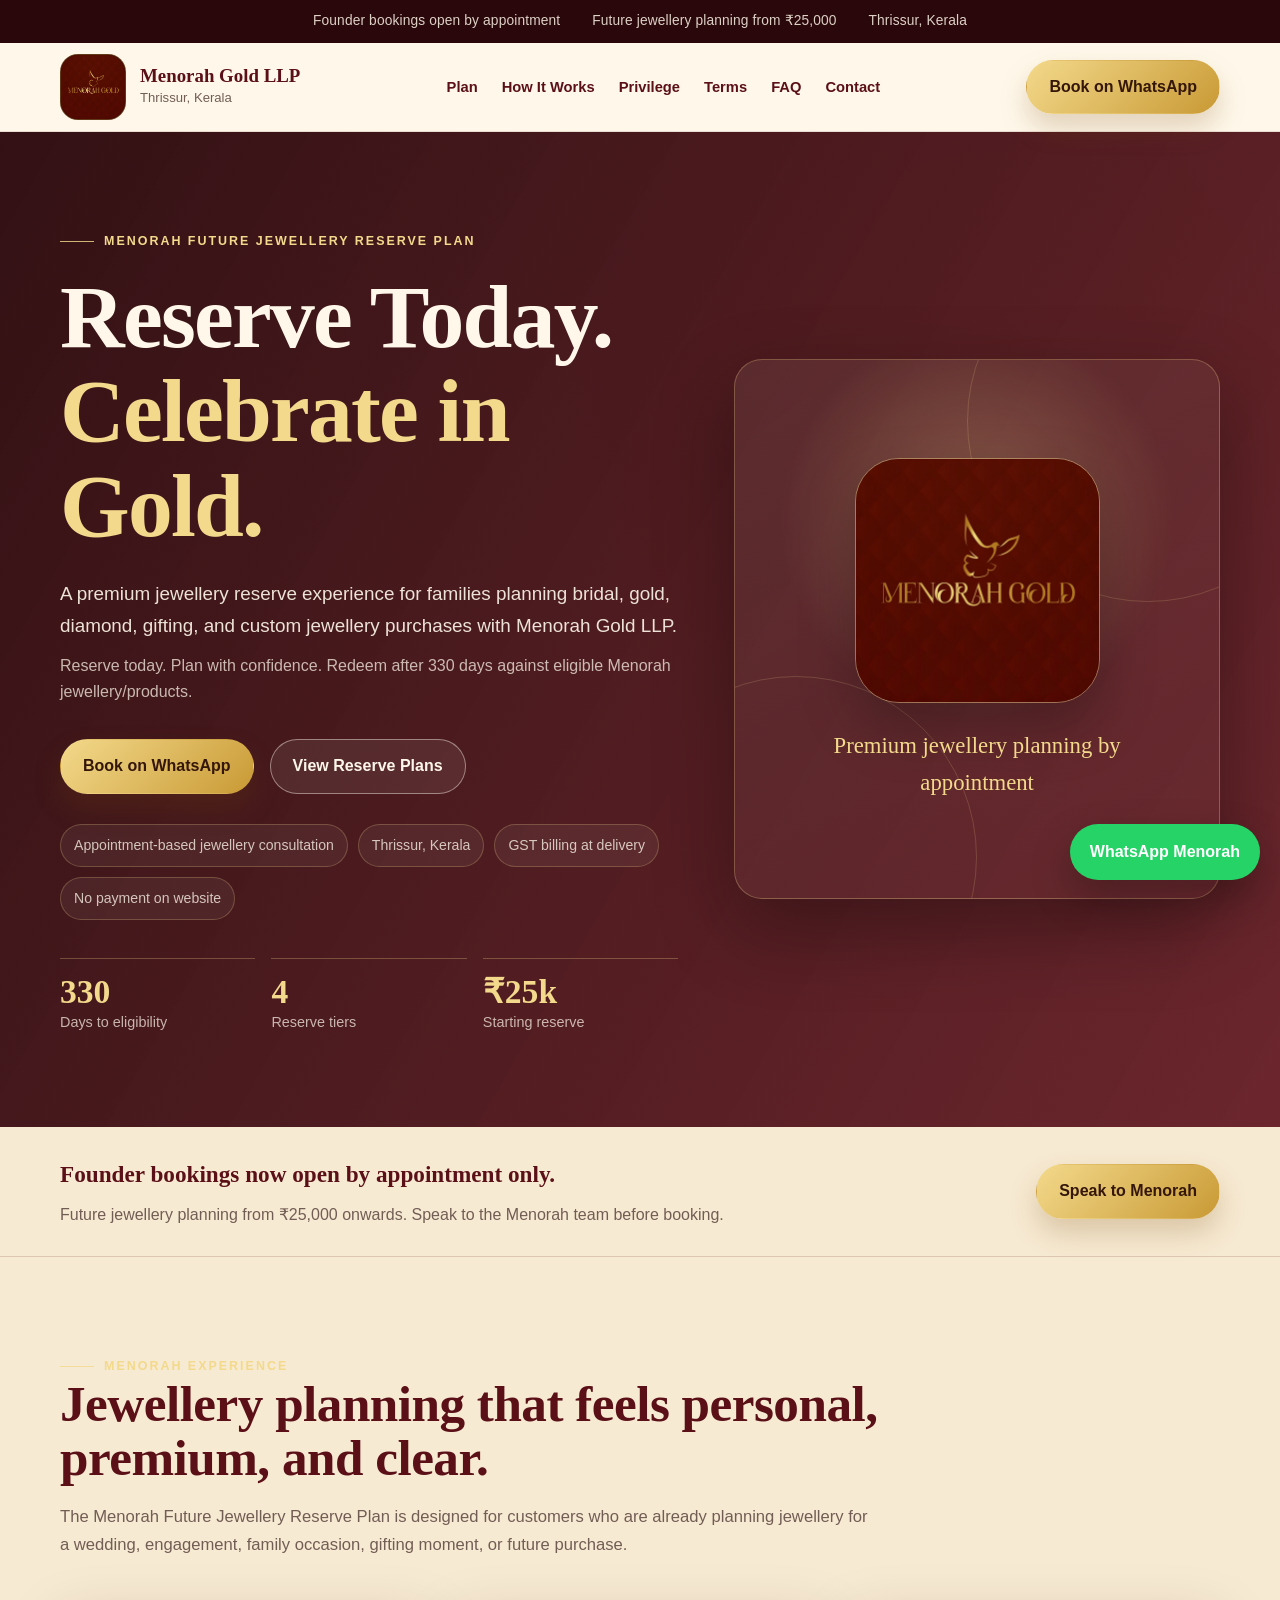
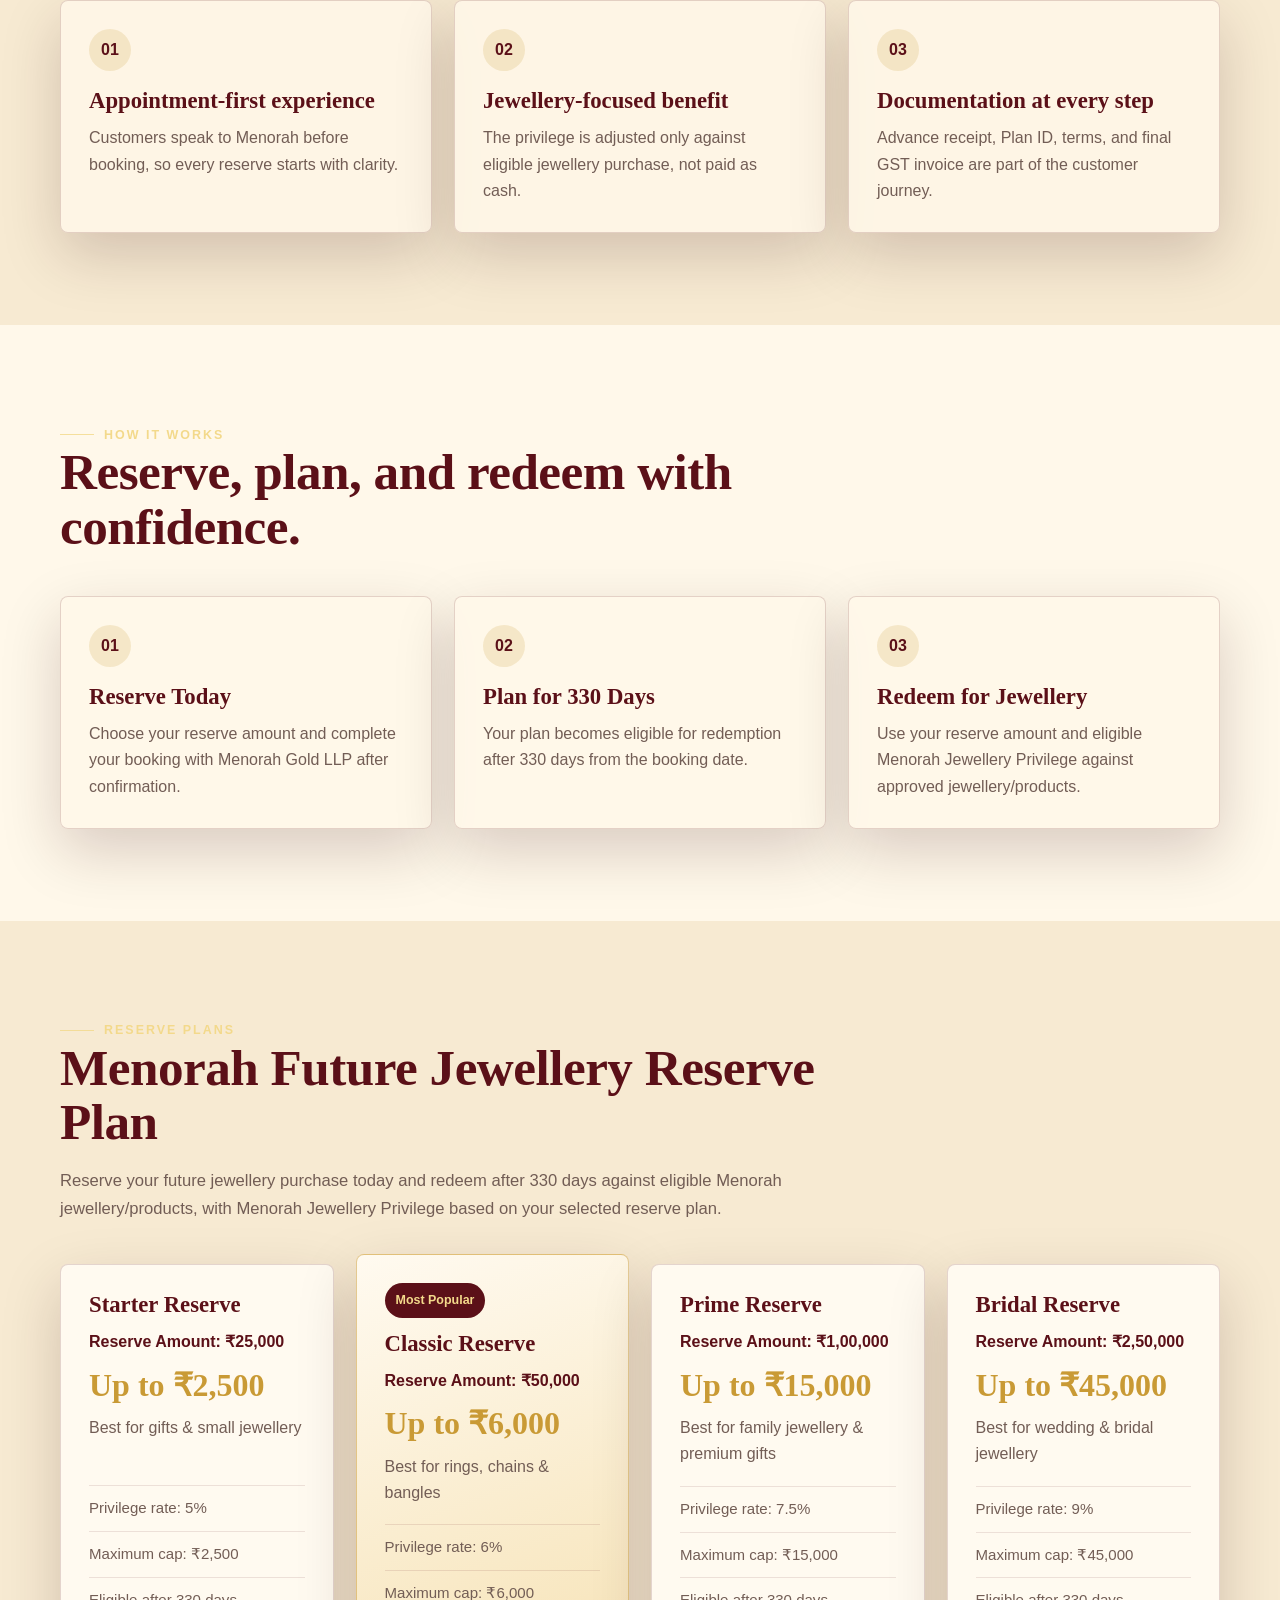
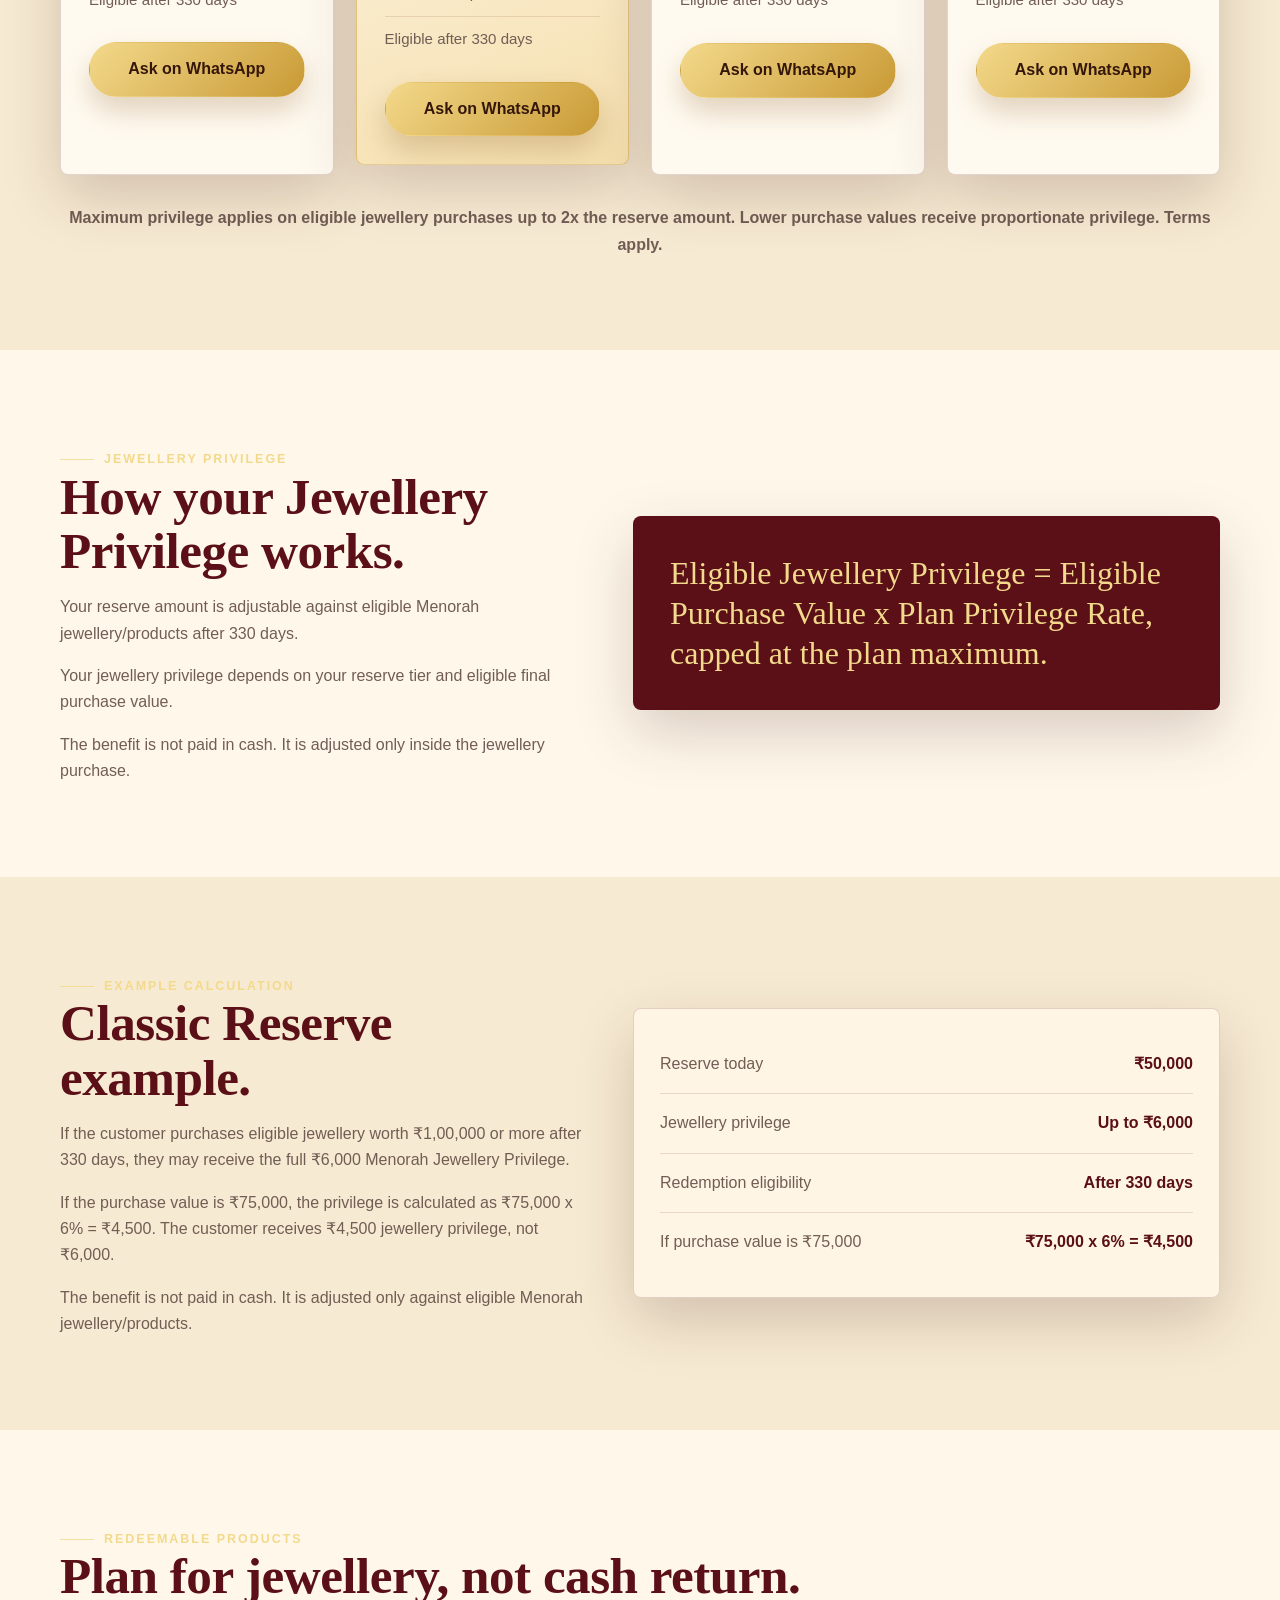
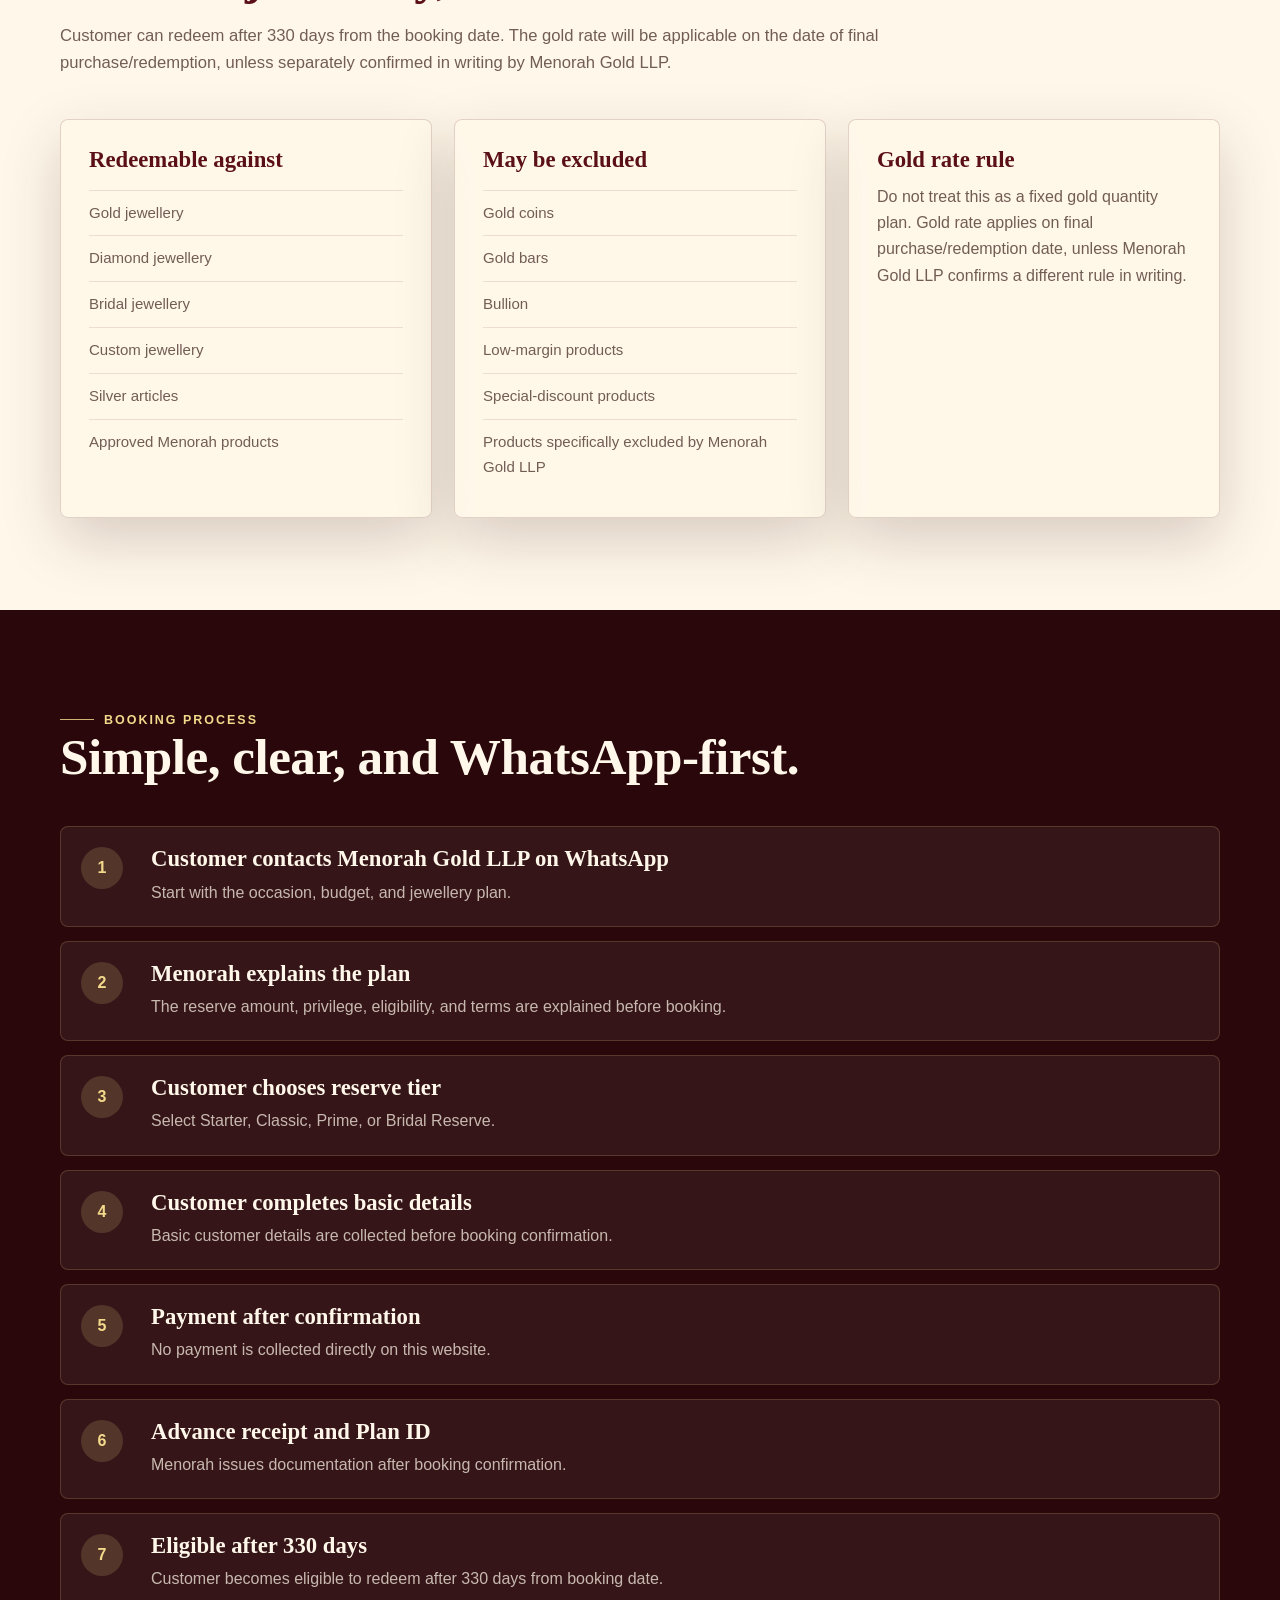
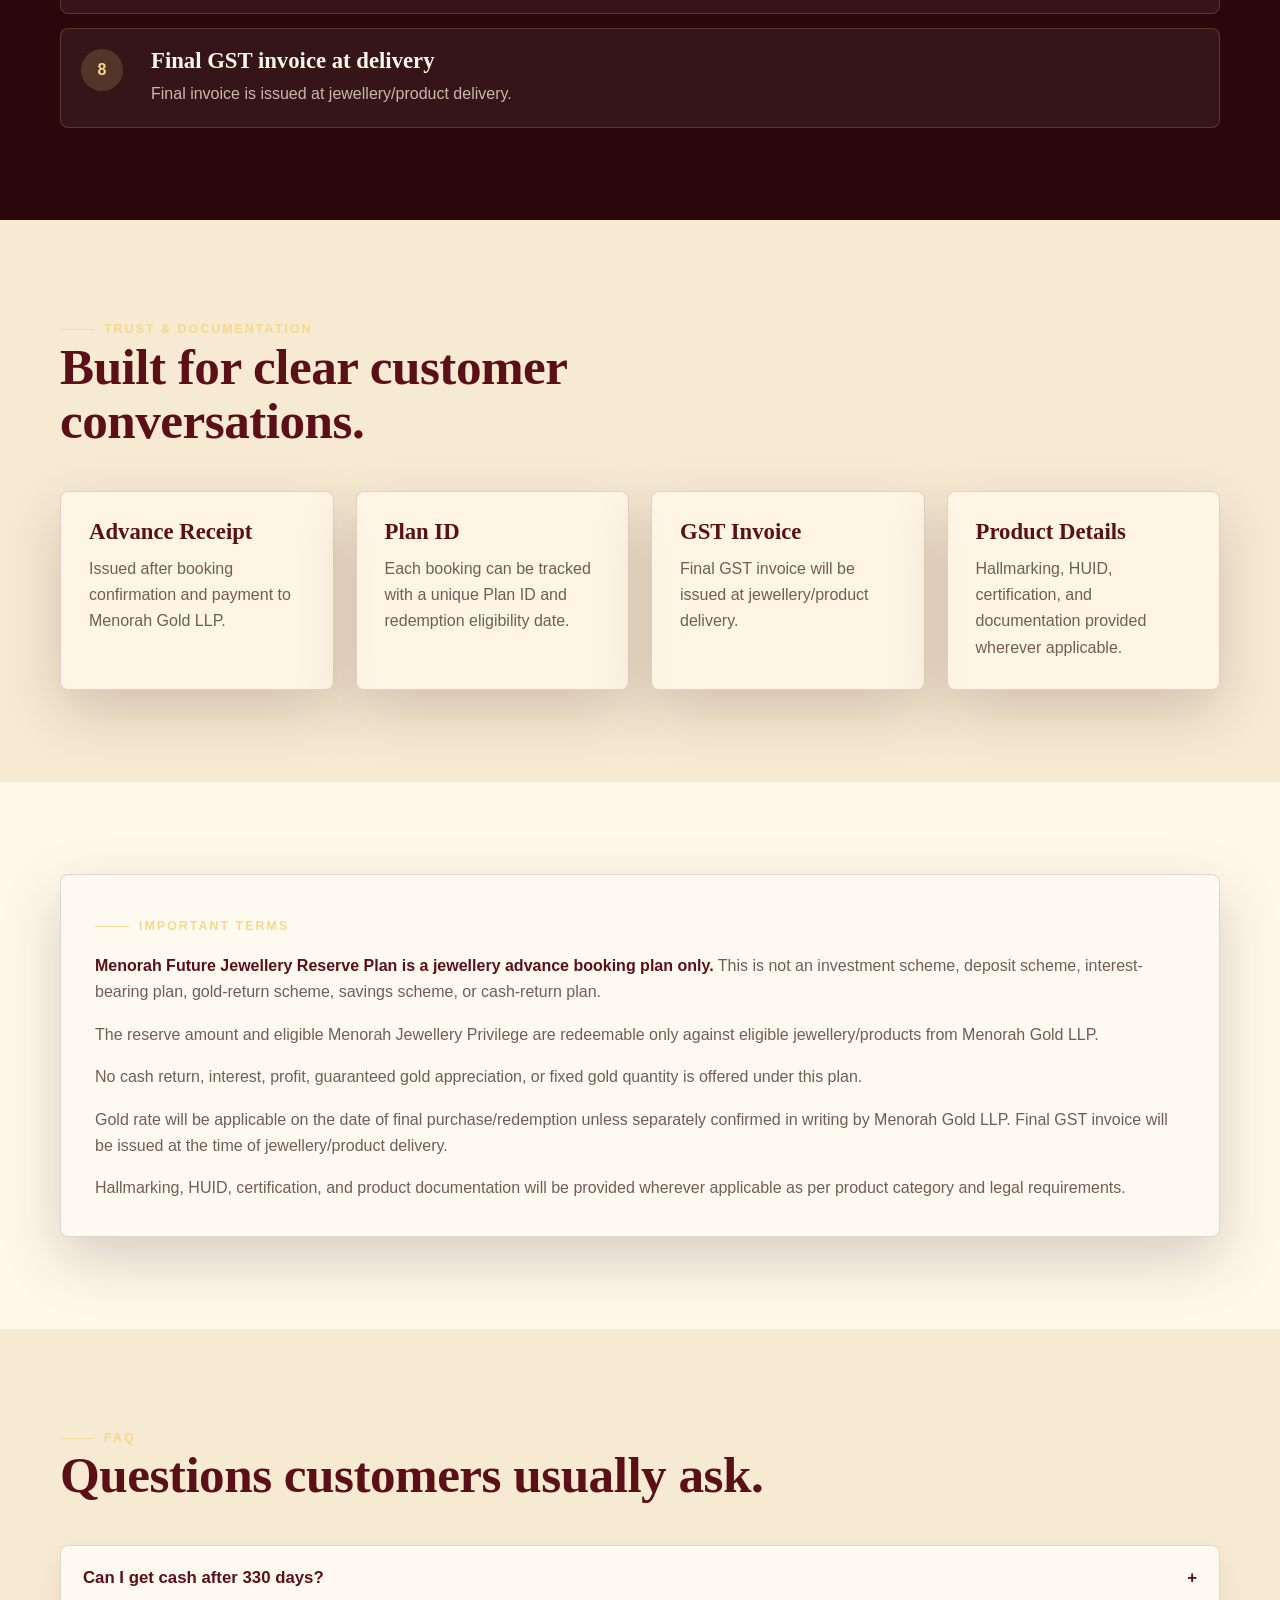
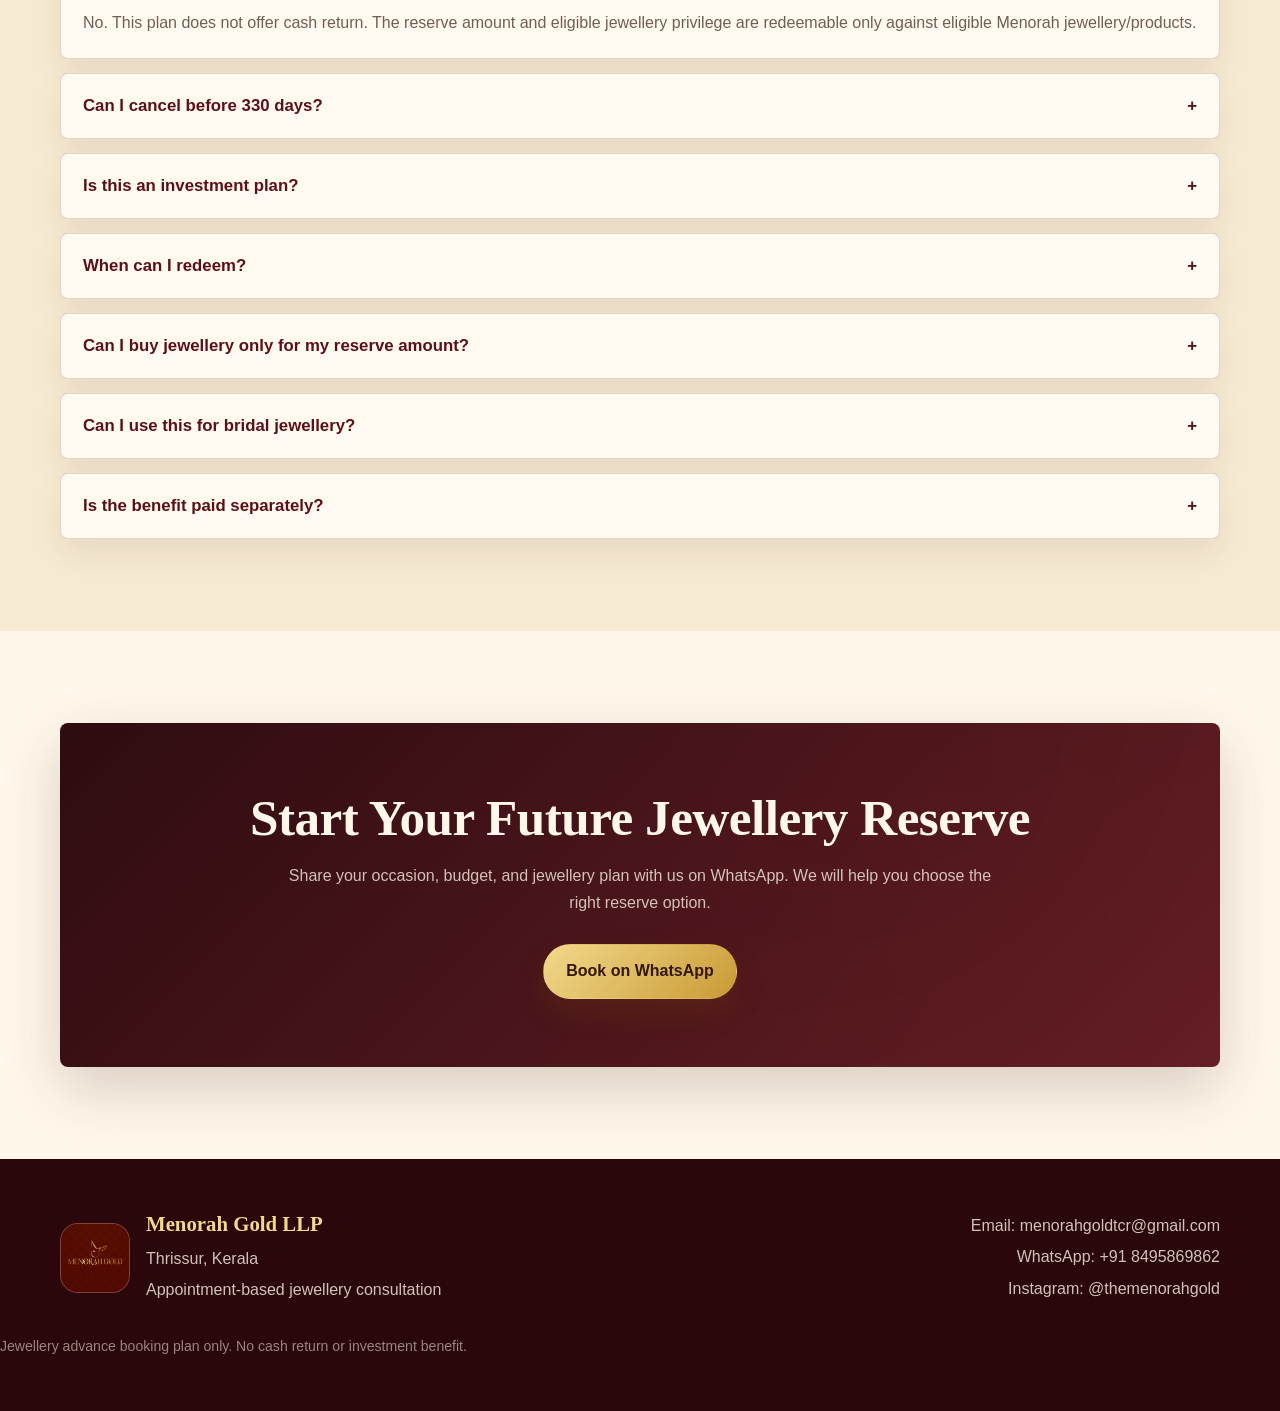
<file: index.html>
<!DOCTYPE html>
<html lang="en">
<head>
  <meta charset="UTF-8" />
  <meta name="viewport" content="width=device-width, initial-scale=1.0" />
  <title>Menorah Future Jewellery Reserve Plan | Menorah Gold LLP</title>
  <meta
    name="description"
    content="Menorah Future Jewellery Reserve Plan is a jewellery advance booking plan for future gold, diamond, bridal and custom jewellery purchases."
  />
  <style>
    :root {
      --maroon-dark: #2a070b;
      --maroon: #5b1018;
      --maroon-soft: #7a1c27;
      --cream: #fff8ea;
      --warm: #f7ead2;
      --gold: #c99a35;
      --gold-light: #f3d98b;
      --ink: #25120f;
      --muted: #725d55;
      --line: rgba(91, 16, 24, 0.16);
      --shadow: 0 22px 60px rgba(42, 7, 11, 0.18);
    }

    * {
      box-sizing: border-box;
    }

    html {
      scroll-behavior: smooth;
    }

    body {
      margin: 0;
      font-family: Inter, Arial, sans-serif;
      background: var(--cream);
      color: var(--ink);
      line-height: 1.65;
    }

    a {
      color: inherit;
      text-decoration: none;
    }

    img {
      max-width: 100%;
      display: block;
    }

    .container {
      width: min(1160px, calc(100% - 40px));
      margin: 0 auto;
    }

    .top-bar {
      background: var(--maroon-dark);
      color: rgba(255, 248, 234, 0.84);
      font-size: 0.86rem;
      letter-spacing: 0.01em;
      text-align: center;
      padding: 10px 16px;
    }

    .top-bar span {
      display: inline-block;
      margin: 0 14px;
    }

    .header {
      position: sticky;
      top: 0;
      z-index: 100;
      background: rgba(255, 248, 234, 0.94);
      border-bottom: 1px solid rgba(91, 16, 24, 0.12);
      backdrop-filter: blur(14px);
    }

    .nav {
      min-height: 88px;
      display: flex;
      align-items: center;
      justify-content: space-between;
      gap: 24px;
    }

    .brand {
      display: flex;
      align-items: center;
      gap: 14px;
      min-width: 220px;
    }

    .brand img {
      width: 66px;
      height: 66px;
      border-radius: 18px;
      object-fit: cover;
      border: 1px solid rgba(201, 154, 53, 0.35);
      background: var(--maroon-dark);
    }

    .brand-text strong {
      display: block;
      color: var(--maroon);
      font-family: Georgia, serif;
      font-size: 1.18rem;
      line-height: 1.15;
    }

    .brand-text span {
      display: block;
      color: var(--muted);
      font-size: 0.82rem;
    }

    .nav-links {
      display: flex;
      align-items: center;
      gap: 24px;
      color: var(--maroon);
      font-size: 0.92rem;
      font-weight: 800;
    }

    .btn {
      display: inline-flex;
      align-items: center;
      justify-content: center;
      min-height: 48px;
      padding: 13px 22px;
      border-radius: 999px;
      border: 1px solid transparent;
      font-weight: 900;
      transition: transform 0.2s ease, box-shadow 0.2s ease, background 0.2s ease;
      cursor: pointer;
      text-align: center;
    }

    .btn:hover {
      transform: translateY(-2px);
    }

    .btn-primary {
      background: linear-gradient(135deg, var(--gold-light), var(--gold));
      color: #35170a;
      box-shadow: 0 14px 28px rgba(120, 70, 10, 0.22);
    }

    .btn-outline {
      color: var(--cream);
      border-color: rgba(255, 248, 234, 0.44);
      background: rgba(255, 248, 234, 0.08);
    }

    .hero {
      min-height: 760px;
      background:
        linear-gradient(120deg, rgba(42, 7, 11, 0.96), rgba(91, 16, 24, 0.9)),
        radial-gradient(circle at 78% 22%, rgba(243, 217, 139, 0.28), transparent 34%);
      color: var(--cream);
      overflow: hidden;
    }

    .hero-grid {
      display: grid;
      grid-template-columns: minmax(0, 1.12fr) minmax(320px, 0.88fr);
      gap: 56px;
      align-items: center;
      padding: 92px 0;
    }

    .eyebrow {
      display: inline-flex;
      align-items: center;
      gap: 10px;
      color: var(--gold-light);
      font-size: 0.78rem;
      font-weight: 900;
      letter-spacing: 0.16em;
      text-transform: uppercase;
    }

    .eyebrow::before {
      content: "";
      width: 34px;
      height: 1px;
      background: currentColor;
      opacity: 0.82;
    }

    h1,
    h2,
    h3 {
      margin: 0;
      font-family: Georgia, "Times New Roman", serif;
      line-height: 1.06;
    }

    h1 {
      max-width: 760px;
      margin-top: 18px;
      font-size: clamp(3.4rem, 7vw, 6.8rem);
      letter-spacing: -0.02em;
    }

    h1 span {
      color: var(--gold-light);
      display: block;
    }

    h2 {
      color: var(--maroon);
      font-size: clamp(2.2rem, 4vw, 4.2rem);
      letter-spacing: -0.01em;
    }

    h3 {
      color: var(--maroon);
      font-size: 1.42rem;
    }

    .hero-text {
      max-width: 660px;
      margin: 24px 0 0;
      color: rgba(255, 248, 234, 0.9);
      font-size: 1.18rem;
    }

    .hero-subtext {
      max-width: 620px;
      margin: 12px 0 0;
      color: rgba(255, 248, 234, 0.72);
    }

    .hero-actions {
      display: flex;
      flex-wrap: wrap;
      gap: 16px;
      margin-top: 34px;
    }

    .trust-row {
      display: flex;
      flex-wrap: wrap;
      gap: 10px;
      margin-top: 30px;
    }

    .trust-row span {
      border: 1px solid rgba(243, 217, 139, 0.24);
      border-radius: 999px;
      padding: 9px 13px;
      color: rgba(255, 248, 234, 0.76);
      font-size: 0.88rem;
      background: rgba(255, 248, 234, 0.06);
    }

    .hero-stats {
      display: grid;
      grid-template-columns: repeat(3, 1fr);
      gap: 16px;
      margin-top: 38px;
      max-width: 620px;
    }

    .hero-stats div {
      border-top: 1px solid rgba(243, 217, 139, 0.28);
      padding-top: 16px;
    }

    .hero-stats strong {
      display: block;
      color: var(--gold-light);
      font-family: Georgia, serif;
      font-size: 2.1rem;
      line-height: 1;
    }

    .hero-stats span {
      color: rgba(255, 248, 234, 0.7);
      font-size: 0.9rem;
    }

    .hero-card {
      min-height: 540px;
      border-radius: 28px;
      border: 1px solid rgba(243, 217, 139, 0.28);
      background:
        linear-gradient(145deg, rgba(255, 248, 234, 0.08), rgba(255, 248, 234, 0.02)),
        radial-gradient(circle at 50% 30%, rgba(243, 217, 139, 0.28), transparent 44%);
      box-shadow: 0 30px 80px rgba(0, 0, 0, 0.32);
      display: flex;
      align-items: center;
      justify-content: center;
      padding: 42px;
      position: relative;
      overflow: hidden;
    }

    .hero-card::before,
    .hero-card::after {
      content: "";
      position: absolute;
      border: 1px solid rgba(243, 217, 139, 0.18);
      border-radius: 50%;
      width: 360px;
      height: 360px;
    }

    .hero-card::before {
      top: -120px;
      right: -110px;
    }

    .hero-card::after {
      bottom: -140px;
      left: -120px;
    }

    .hero-logo {
      position: relative;
      z-index: 2;
      text-align: center;
    }

    .hero-logo img {
      width: 245px;
      height: 245px;
      margin: 0 auto 24px;
      border-radius: 44px;
      object-fit: cover;
      border: 1px solid rgba(243, 217, 139, 0.42);
      box-shadow: 0 24px 55px rgba(0, 0, 0, 0.26);
    }

    .hero-logo p {
      color: var(--gold-light);
      font-family: Georgia, serif;
      font-size: 1.42rem;
      margin: 0;
    }

    .founder-strip {
      background: var(--warm);
      border-bottom: 1px solid var(--line);
      padding: 28px 0;
    }

    .founder-box {
      display: grid;
      grid-template-columns: 1fr auto;
      gap: 24px;
      align-items: center;
    }

    .founder-box strong {
      color: var(--maroon);
      font-family: Georgia, serif;
      font-size: 1.45rem;
    }

    .founder-box p {
      margin: 8px 0 0;
      color: var(--muted);
    }

    .section {
      padding: 92px 0;
    }

    .section-warm {
      background: var(--warm);
    }

    .section-dark {
      background: var(--maroon-dark);
      color: var(--cream);
    }

    .section-dark h2,
    .section-dark h3 {
      color: var(--cream);
    }

    .section-head {
      max-width: 820px;
      margin-bottom: 42px;
    }

    .section-head p {
      color: var(--muted);
      font-size: 1.04rem;
      margin: 18px 0 0;
    }

    .section-dark .section-head p {
      color: rgba(255, 248, 234, 0.72);
    }

    .grid-3,
    .grid-4 {
      display: grid;
      gap: 22px;
    }

    .grid-3 {
      grid-template-columns: repeat(3, 1fr);
    }

    .grid-4 {
      grid-template-columns: repeat(4, 1fr);
    }

    .card,
    .plan-card,
    .design-card,
    .example-box,
    .formula,
    .terms {
      background: rgba(255, 248, 234, 0.82);
      border: 1px solid var(--line);
      border-radius: 8px;
      box-shadow: var(--shadow);
    }

    .card {
      padding: 28px;
    }

    .card p,
    .plan-card p,
    .design-card p {
      color: var(--muted);
      margin: 12px 0 0;
    }

    .card-number {
      width: 42px;
      height: 42px;
      display: grid;
      place-items: center;
      border-radius: 999px;
      background: rgba(201, 154, 53, 0.18);
      color: var(--maroon);
      font-weight: 900;
      margin-bottom: 18px;
    }

    .plan-card {
      position: relative;
      padding: 28px;
      overflow: hidden;
      background: #fffaf0;
    }

    .plan-card.featured {
      background: linear-gradient(160deg, #fffaf0, #f5dfad);
      transform: translateY(-10px);
      border-color: rgba(201, 154, 53, 0.48);
    }

    .badge {
      display: inline-flex;
      margin-bottom: 14px;
      border-radius: 999px;
      padding: 7px 11px;
      background: var(--maroon);
      color: var(--gold-light);
      font-size: 0.78rem;
      font-weight: 900;
    }

    .amount {
      font-weight: 900;
      color: var(--maroon) !important;
    }

    .benefit {
      color: var(--gold) !important;
      font-family: Georgia, serif;
      font-size: 2rem;
      font-weight: 900;
      line-height: 1.1;
    }

    .best {
      min-height: 52px;
    }

    .plan-card ul,
    .terms ul,
    .redeem-list {
      list-style: none;
      margin: 18px 0 0;
      padding: 0;
    }

    .plan-card li,
    .terms li,
    .redeem-list li {
      border-top: 1px solid rgba(91, 16, 24, 0.11);
      padding: 10px 0;
      color: var(--muted);
      font-size: 0.94rem;
    }

    .plan-card .btn {
      width: 100%;
      margin-top: 20px;
    }

    .plan-note {
      margin: 30px 0 0;
      color: var(--muted);
      font-weight: 800;
      text-align: center;
    }

    .split {
      display: grid;
      grid-template-columns: minmax(0, 0.95fr) minmax(320px, 1.05fr);
      gap: 42px;
      align-items: center;
    }

    .split p {
      color: var(--muted);
      margin: 16px 0 0;
    }

    .formula {
      padding: 36px;
      background: var(--maroon);
      color: var(--gold-light);
      font-family: Georgia, serif;
      font-size: 2rem;
      line-height: 1.25;
    }

    .example-box {
      padding: 26px;
    }

    .example-row {
      display: flex;
      justify-content: space-between;
      gap: 22px;
      border-bottom: 1px solid rgba(91, 16, 24, 0.13);
      padding: 16px 0;
      color: var(--muted);
    }

    .example-row:last-child {
      border-bottom: 0;
    }

    .example-row strong {
      color: var(--maroon);
      text-align: right;
    }

    .gallery {
      display: grid;
      grid-template-columns: repeat(3, 1fr);
      gap: 22px;
    }

    .design-card {
      overflow: hidden;
      background: #fffaf0;
    }

    .design-visual {
      min-height: 190px;
      background:
        radial-gradient(circle at 50% 52%, rgba(243, 217, 139, 0.82), transparent 22%),
        radial-gradient(circle at 36% 42%, rgba(201, 154, 53, 0.65), transparent 15%),
        radial-gradient(circle at 66% 38%, rgba(255, 248, 234, 0.86), transparent 14%),
        linear-gradient(135deg, #4b0d14, #8a2630);
    }

    .design-body {
      padding: 22px;
    }

    .process-list {
      display: grid;
      gap: 14px;
    }

    .process-item {
      display: grid;
      grid-template-columns: 52px 1fr;
      gap: 18px;
      padding: 20px;
      border: 1px solid rgba(243, 217, 139, 0.18);
      border-radius: 8px;
      background: rgba(255, 248, 234, 0.06);
    }

    .process-item span {
      width: 42px;
      height: 42px;
      display: grid;
      place-items: center;
      border-radius: 999px;
      background: rgba(243, 217, 139, 0.16);
      color: var(--gold-light);
      font-weight: 900;
    }

    .process-item p {
      margin: 8px 0 0;
      color: rgba(255, 248, 234, 0.72);
    }

    .terms {
      padding: 34px;
      background: #fffaf0;
    }

    .terms p {
      color: var(--muted);
      margin: 16px 0 0;
    }

    .terms strong {
      color: var(--maroon);
    }

    .faq {
      display: grid;
      gap: 14px;
    }

    .faq-item {
      border: 1px solid var(--line);
      border-radius: 8px;
      background: #fffaf0;
      overflow: hidden;
      box-shadow: 0 14px 32px rgba(42, 7, 11, 0.08);
    }

    .faq-question {
      width: 100%;
      border: 0;
      background: transparent;
      color: var(--maroon);
      padding: 22px;
      display: flex;
      justify-content: space-between;
      gap: 20px;
      cursor: pointer;
      font-size: 1.05rem;
      font-weight: 900;
      text-align: left;
    }

    .faq-answer {
      display: none;
      padding: 0 22px 22px;
      color: var(--muted);
    }

    .faq-item.active .faq-answer {
      display: block;
    }

    .final-cta {
      background:
        linear-gradient(135deg, rgba(42, 7, 11, 0.98), rgba(91, 16, 24, 0.94)),
        radial-gradient(circle at 75% 25%, rgba(243, 217, 139, 0.24), transparent 30%);
      color: var(--cream);
      text-align: center;
      border-radius: 8px;
      padding: 68px 28px;
      box-shadow: var(--shadow);
    }

    .final-cta h2 {
      color: var(--cream);
    }

    .final-cta p {
      color: rgba(255, 248, 234, 0.76);
      max-width: 720px;
      margin: 18px auto 28px;
    }

    footer {
      background: var(--maroon-dark);
      color: rgba(255, 248, 234, 0.78);
      padding: 48px 0;
    }

    .footer-grid {
      display: grid;
      grid-template-columns: 1fr auto;
      gap: 30px;
      align-items: center;
    }

    .footer-logo {
      display: flex;
      align-items: center;
      gap: 16px;
    }

    .footer-logo img {
      width: 70px;
      height: 70px;
      border-radius: 18px;
      object-fit: cover;
      border: 1px solid rgba(243, 217, 139, 0.25);
      background: var(--maroon);
    }

    .footer-logo strong {
      display: block;
      color: var(--gold-light);
      font-family: Georgia, serif;
      font-size: 1.3rem;
    }

    .footer-logo p,
    .footer-links p,
    .footer-note {
      margin: 5px 0;
    }

    .footer-links {
      text-align: right;
    }

    .footer-note {
      margin-top: 26px;
      color: rgba(255, 248, 234, 0.52);
      font-size: 0.88rem;
    }

    .whatsapp-float {
      position: fixed;
      right: 20px;
      bottom: 20px;
      z-index: 200;
      background: #25d366;
      color: white;
      padding: 15px 20px;
      border-radius: 999px;
      font-weight: 900;
      box-shadow: 0 18px 40px rgba(0, 0, 0, 0.25);
    }

    @media (max-width: 980px) {
      .nav-links {
        display: none;
      }

      .hero-grid,
      .split,
      .footer-grid,
      .founder-box {
        grid-template-columns: 1fr;
      }

      .hero {
        min-height: auto;
      }

      .hero-card {
        min-height: 420px;
      }

      .grid-3,
      .grid-4,
      .gallery {
        grid-template-columns: repeat(2, 1fr);
      }

      .footer-links {
        text-align: left;
      }
    }

    @media (max-width: 640px) {
      .container {
        width: min(100% - 28px, 1160px);
      }

      .top-bar span {
        display: block;
        margin: 4px 0;
      }

      .brand img {
        width: 58px;
        height: 58px;
      }

      .brand-text strong {
        font-size: 1rem;
      }

      .header .btn-primary {
        display: none;
      }

      .nav {
        min-height: 74px;
      }

      .hero-grid {
        padding: 56px 0;
      }

      h1 {
        font-size: 3.1rem;
      }

      .hero-stats,
      .grid-3,
      .grid-4,
      .gallery {
        grid-template-columns: 1fr;
      }

      .hero-actions {
        flex-direction: column;
      }

      .btn {
        width: 100%;
      }

      .section {
        padding: 70px 0;
      }

      .plan-card.featured {
        transform: none;
      }

      .formula {
        font-size: 1.45rem;
        padding: 28px;
      }

      .example-row {
        display: block;
      }

      .example-row strong {
        display: block;
        margin-top: 6px;
        text-align: left;
      }

      .whatsapp-float {
        left: 16px;
        right: 16px;
        text-align: center;
      }
    }
  </style>
</head>

<body>
  <div class="top-bar">
    <span>Founder bookings open by appointment</span>
    <span>Future jewellery planning from &#8377;25,000</span>
    <span>Thrissur, Kerala</span>
  </div>

  <header class="header">
    <div class="container nav">
      <a href="#" class="brand">
        <img src="assets/menorah-logo.jpg" alt="Menorah Gold LLP logo" />
        <div class="brand-text">
          <strong>Menorah Gold LLP</strong>
          <span>Thrissur, Kerala</span>
        </div>
      </a>

      <nav class="nav-links" aria-label="Main navigation">
        <a href="#plans">Plan</a>
        <a href="#how">How It Works</a>
        <a href="#privilege">Privilege</a>
        <a href="#terms">Terms</a>
        <a href="#faq">FAQ</a>
        <a href="#contact">Contact</a>
      </nav>

      <a
        class="btn btn-primary"
        href="https://wa.me/918495869862?text=Hi%20Menorah%20Gold%2C%20I%20want%20to%20know%20about%20the%20Future%20Jewellery%20Reserve%20Plan"
        target="_blank"
        rel="noopener"
      >
        Book on WhatsApp
      </a>
    </div>
  </header>

  <main>
    <section class="hero">
      <div class="container hero-grid">
        <div>
          <span class="eyebrow">Menorah Future Jewellery Reserve Plan</span>
          <h1>Reserve Today. <span>Celebrate in Gold.</span></h1>

          <p class="hero-text">
            A premium jewellery reserve experience for families planning bridal, gold,
            diamond, gifting, and custom jewellery purchases with Menorah Gold LLP.
          </p>

          <p class="hero-subtext">
            Reserve today. Plan with confidence. Redeem after 330 days against eligible
            Menorah jewellery/products.
          </p>

          <div class="hero-actions">
            <a
              class="btn btn-primary"
              href="https://wa.me/918495869862?text=Hi%20Menorah%20Gold%2C%20I%20want%20to%20know%20about%20the%20Future%20Jewellery%20Reserve%20Plan"
              target="_blank"
              rel="noopener"
            >
              Book on WhatsApp
            </a>
            <a class="btn btn-outline" href="#plans">View Reserve Plans</a>
          </div>

          <div class="trust-row">
            <span>Appointment-based jewellery consultation</span>
            <span>Thrissur, Kerala</span>
            <span>GST billing at delivery</span>
            <span>No payment on website</span>
          </div>

          <div class="hero-stats">
            <div><strong>330</strong><span>Days to eligibility</span></div>
            <div><strong>4</strong><span>Reserve tiers</span></div>
            <div><strong>&#8377;25k</strong><span>Starting reserve</span></div>
          </div>
        </div>

        <div class="hero-card">
          <div class="hero-logo">
            <img src="assets/menorah-logo.jpg" alt="Menorah Gold brand visual" />
            <p>Premium jewellery planning by appointment</p>
          </div>
        </div>
      </div>
    </section>

    <section class="founder-strip">
      <div class="container">
        <div class="founder-box">
          <div>
            <strong>Founder bookings now open by appointment only.</strong>
            <p>Future jewellery planning from &#8377;25,000 onwards. Speak to the Menorah team before booking.</p>
          </div>
          <a
            class="btn btn-primary"
            href="https://wa.me/918495869862?text=Hi%20Menorah%20Gold%2C%20I%20want%20to%20book%20an%20appointment"
            target="_blank"
            rel="noopener"
          >
            Speak to Menorah
          </a>
        </div>
      </div>
    </section>

    <section class="section section-warm">
      <div class="container">
        <div class="section-head">
          <span class="eyebrow">Menorah Experience</span>
          <h2>Jewellery planning that feels personal, premium, and clear.</h2>
          <p>
            The Menorah Future Jewellery Reserve Plan is designed for customers who are already
            planning jewellery for a wedding, engagement, family occasion, gifting moment, or future purchase.
          </p>
        </div>

        <div class="grid-3">
          <article class="card">
            <div class="card-number">01</div>
            <h3>Appointment-first experience</h3>
            <p>Customers speak to Menorah before booking, so every reserve starts with clarity.</p>
          </article>

          <article class="card">
            <div class="card-number">02</div>
            <h3>Jewellery-focused benefit</h3>
            <p>The privilege is adjusted only against eligible jewellery purchase, not paid as cash.</p>
          </article>

          <article class="card">
            <div class="card-number">03</div>
            <h3>Documentation at every step</h3>
            <p>Advance receipt, Plan ID, terms, and final GST invoice are part of the customer journey.</p>
          </article>
        </div>
      </div>
    </section>

    <section id="how" class="section">
      <div class="container">
        <div class="section-head">
          <span class="eyebrow">How It Works</span>
          <h2>Reserve, plan, and redeem with confidence.</h2>
        </div>

        <div class="grid-3">
          <article class="card">
            <div class="card-number">01</div>
            <h3>Reserve Today</h3>
            <p>Choose your reserve amount and complete your booking with Menorah Gold LLP after confirmation.</p>
          </article>

          <article class="card">
            <div class="card-number">02</div>
            <h3>Plan for 330 Days</h3>
            <p>Your plan becomes eligible for redemption after 330 days from the booking date.</p>
          </article>

          <article class="card">
            <div class="card-number">03</div>
            <h3>Redeem for Jewellery</h3>
            <p>Use your reserve amount and eligible Menorah Jewellery Privilege against approved jewellery/products.</p>
          </article>
        </div>
      </div>
    </section>

    <section id="plans" class="section section-warm">
      <div class="container">
        <div class="section-head">
          <span class="eyebrow">Reserve Plans</span>
          <h2>Menorah Future Jewellery Reserve Plan</h2>
          <p>
            Reserve your future jewellery purchase today and redeem after 330 days against eligible
            Menorah jewellery/products, with Menorah Jewellery Privilege based on your selected reserve plan.
          </p>
        </div>

        <div class="grid-4">
          <article class="plan-card">
            <h3>Starter Reserve</h3>
            <p class="amount">Reserve Amount: &#8377;25,000</p>
            <p class="benefit">Up to &#8377;2,500</p>
            <p class="best">Best for gifts & small jewellery</p>
            <ul>
              <li>Privilege rate: 5%</li>
              <li>Maximum cap: &#8377;2,500</li>
              <li>Eligible after 330 days</li>
            </ul>
            <a
              class="btn btn-primary"
              href="https://wa.me/918495869862?text=Hi%20Menorah%20Gold%2C%20I%20want%20to%20know%20about%20Starter%20Reserve"
              target="_blank"
              rel="noopener"
            >
              Ask on WhatsApp
            </a>
          </article>

          <article class="plan-card featured">
            <span class="badge">Most Popular</span>
            <h3>Classic Reserve</h3>
            <p class="amount">Reserve Amount: &#8377;50,000</p>
            <p class="benefit">Up to &#8377;6,000</p>
            <p class="best">Best for rings, chains & bangles</p>
            <ul>
              <li>Privilege rate: 6%</li>
              <li>Maximum cap: &#8377;6,000</li>
              <li>Eligible after 330 days</li>
            </ul>
            <a
              class="btn btn-primary"
              href="https://wa.me/918495869862?text=Hi%20Menorah%20Gold%2C%20I%20want%20to%20know%20about%20Classic%20Reserve"
              target="_blank"
              rel="noopener"
            >
              Ask on WhatsApp
            </a>
          </article>

          <article class="plan-card">
            <h3>Prime Reserve</h3>
            <p class="amount">Reserve Amount: &#8377;1,00,000</p>
            <p class="benefit">Up to &#8377;15,000</p>
            <p class="best">Best for family jewellery & premium gifts</p>
            <ul>
              <li>Privilege rate: 7.5%</li>
              <li>Maximum cap: &#8377;15,000</li>
              <li>Eligible after 330 days</li>
            </ul>
            <a
              class="btn btn-primary"
              href="https://wa.me/918495869862?text=Hi%20Menorah%20Gold%2C%20I%20want%20to%20know%20about%20Prime%20Reserve"
              target="_blank"
              rel="noopener"
            >
              Ask on WhatsApp
            </a>
          </article>

          <article class="plan-card">
            <h3>Bridal Reserve</h3>
            <p class="amount">Reserve Amount: &#8377;2,50,000</p>
            <p class="benefit">Up to &#8377;45,000</p>
            <p class="best">Best for wedding & bridal jewellery</p>
            <ul>
              <li>Privilege rate: 9%</li>
              <li>Maximum cap: &#8377;45,000</li>
              <li>Eligible after 330 days</li>
            </ul>
            <a
              class="btn btn-primary"
              href="https://wa.me/918495869862?text=Hi%20Menorah%20Gold%2C%20I%20want%20to%20know%20about%20Bridal%20Reserve"
              target="_blank"
              rel="noopener"
            >
              Ask on WhatsApp
            </a>
          </article>
        </div>

        <p class="plan-note">
          Maximum privilege applies on eligible jewellery purchases up to 2x the reserve amount.
          Lower purchase values receive proportionate privilege. Terms apply.
        </p>
      </div>
    </section>

    <section id="privilege" class="section">
      <div class="container split">
        <div>
          <span class="eyebrow">Jewellery Privilege</span>
          <h2>How your Jewellery Privilege works.</h2>
          <p>
            Your reserve amount is adjustable against eligible Menorah jewellery/products after 330 days.
          </p>
          <p>
            Your jewellery privilege depends on your reserve tier and eligible final purchase value.
          </p>
          <p>
            The benefit is not paid in cash. It is adjusted only inside the jewellery purchase.
          </p>
        </div>

        <div class="formula">
          Eligible Jewellery Privilege = Eligible Purchase Value x Plan Privilege Rate, capped at the plan maximum.
        </div>
      </div>
    </section>

    <section class="section section-warm">
      <div class="container split">
        <div>
          <span class="eyebrow">Example Calculation</span>
          <h2>Classic Reserve example.</h2>
          <p>
            If the customer purchases eligible jewellery worth &#8377;1,00,000 or more after 330 days,
            they may receive the full &#8377;6,000 Menorah Jewellery Privilege.
          </p>
          <p>
            If the purchase value is &#8377;75,000, the privilege is calculated as &#8377;75,000 x 6% = &#8377;4,500.
            The customer receives &#8377;4,500 jewellery privilege, not &#8377;6,000.
          </p>
          <p>
            The benefit is not paid in cash. It is adjusted only against eligible Menorah jewellery/products.
          </p>
        </div>

        <div class="example-box">
          <div class="example-row"><span>Reserve today</span><strong>&#8377;50,000</strong></div>
          <div class="example-row"><span>Jewellery privilege</span><strong>Up to &#8377;6,000</strong></div>
          <div class="example-row"><span>Redemption eligibility</span><strong>After 330 days</strong></div>
          <div class="example-row"><span>If purchase value is &#8377;75,000</span><strong>&#8377;75,000 x 6% = &#8377;4,500</strong></div>
        </div>
      </div>
    </section>

    <section class="section">
      <div class="container">
        <div class="section-head">
          <span class="eyebrow">Redeemable Products</span>
          <h2>Plan for jewellery, not cash return.</h2>
          <p>
            Customer can redeem after 330 days from the booking date. The gold rate will be applicable
            on the date of final purchase/redemption, unless separately confirmed in writing by Menorah Gold LLP.
          </p>
        </div>

        <div class="grid-3">
          <article class="card">
            <h3>Redeemable against</h3>
            <ul class="redeem-list">
              <li>Gold jewellery</li>
              <li>Diamond jewellery</li>
              <li>Bridal jewellery</li>
              <li>Custom jewellery</li>
              <li>Silver articles</li>
              <li>Approved Menorah products</li>
            </ul>
          </article>

          <article class="card">
            <h3>May be excluded</h3>
            <ul class="redeem-list">
              <li>Gold coins</li>
              <li>Gold bars</li>
              <li>Bullion</li>
              <li>Low-margin products</li>
              <li>Special-discount products</li>
              <li>Products specifically excluded by Menorah Gold LLP</li>
            </ul>
          </article>

          <article class="card">
            <h3>Gold rate rule</h3>
            <p>
              Do not treat this as a fixed gold quantity plan. Gold rate applies on final purchase/redemption date,
              unless Menorah Gold LLP confirms a different rule in writing.
            </p>
          </article>
        </div>
      </div>
    </section>

    <section class="section section-dark">
      <div class="container">
        <div class="section-head">
          <span class="eyebrow">Booking Process</span>
          <h2>Simple, clear, and WhatsApp-first.</h2>
        </div>

        <div class="process-list">
          <div class="process-item"><span>1</span><div><h3>Customer contacts Menorah Gold LLP on WhatsApp</h3><p>Start with the occasion, budget, and jewellery plan.</p></div></div>
          <div class="process-item"><span>2</span><div><h3>Menorah explains the plan</h3><p>The reserve amount, privilege, eligibility, and terms are explained before booking.</p></div></div>
          <div class="process-item"><span>3</span><div><h3>Customer chooses reserve tier</h3><p>Select Starter, Classic, Prime, or Bridal Reserve.</p></div></div>
          <div class="process-item"><span>4</span><div><h3>Customer completes basic details</h3><p>Basic customer details are collected before booking confirmation.</p></div></div>
          <div class="process-item"><span>5</span><div><h3>Payment after confirmation</h3><p>No payment is collected directly on this website.</p></div></div>
          <div class="process-item"><span>6</span><div><h3>Advance receipt and Plan ID</h3><p>Menorah issues documentation after booking confirmation.</p></div></div>
          <div class="process-item"><span>7</span><div><h3>Eligible after 330 days</h3><p>Customer becomes eligible to redeem after 330 days from booking date.</p></div></div>
          <div class="process-item"><span>8</span><div><h3>Final GST invoice at delivery</h3><p>Final invoice is issued at jewellery/product delivery.</p></div></div>
        </div>
      </div>
    </section>

    <section class="section section-warm">
      <div class="container">
        <div class="section-head">
          <span class="eyebrow">Trust & Documentation</span>
          <h2>Built for clear customer conversations.</h2>
        </div>

        <div class="grid-4">
          <article class="card">
            <h3>Advance Receipt</h3>
            <p>Issued after booking confirmation and payment to Menorah Gold LLP.</p>
          </article>

          <article class="card">
            <h3>Plan ID</h3>
            <p>Each booking can be tracked with a unique Plan ID and redemption eligibility date.</p>
          </article>

          <article class="card">
            <h3>GST Invoice</h3>
            <p>Final GST invoice will be issued at jewellery/product delivery.</p>
          </article>

          <article class="card">
            <h3>Product Details</h3>
            <p>Hallmarking, HUID, certification, and documentation provided wherever applicable.</p>
          </article>
        </div>
      </div>
    </section>

    <section id="terms" class="section">
      <div class="container">
        <div class="terms">
          <span class="eyebrow">Important Terms</span>
          <p>
            <strong>Menorah Future Jewellery Reserve Plan is a jewellery advance booking plan only.</strong>
            This is not an investment scheme, deposit scheme, interest-bearing plan, gold-return scheme,
            savings scheme, or cash-return plan.
          </p>
          <p>
            The reserve amount and eligible Menorah Jewellery Privilege are redeemable only against
            eligible jewellery/products from Menorah Gold LLP.
          </p>
          <p>
            No cash return, interest, profit, guaranteed gold appreciation, or fixed gold quantity is
            offered under this plan.
          </p>
          <p>
            Gold rate will be applicable on the date of final purchase/redemption unless separately
            confirmed in writing by Menorah Gold LLP. Final GST invoice will be issued at the time of
            jewellery/product delivery.
          </p>
          <p>
            Hallmarking, HUID, certification, and product documentation will be provided wherever
            applicable as per product category and legal requirements.
          </p>
        </div>
      </div>
    </section>

    <section id="faq" class="section section-warm">
      <div class="container">
        <div class="section-head">
          <span class="eyebrow">FAQ</span>
          <h2>Questions customers usually ask.</h2>
        </div>

        <div class="faq">
          <div class="faq-item active">
            <button class="faq-question" type="button">Can I get cash after 330 days? <span>+</span></button>
            <div class="faq-answer">No. This plan does not offer cash return. The reserve amount and eligible jewellery privilege are redeemable only against eligible Menorah jewellery/products.</div>
          </div>

          <div class="faq-item">
  <button class="faq-question">
    Can I cancel before 330 days?
    <span>+</span>
  </button>
  <div class="faq-answer">
    <p>
      Early cancellation, transfer, or refund requests will be handled as per Menorah Gold LLP’s written booking terms. The jewellery privilege is available only after the eligible redemption period and only against eligible jewellery/products.
    </p>
  </div>
</div>

          <div class="faq-item">
            <button class="faq-question" type="button">Is this an investment plan? <span>+</span></button>
            <div class="faq-answer">No. This is a jewellery advance booking plan only. It is not an investment, deposit, savings, interest, or gold-return scheme.</div>
          </div>

          <div class="faq-item">
            <button class="faq-question" type="button">When can I redeem? <span>+</span></button>
            <div class="faq-answer">The plan becomes eligible for redemption after 330 days from the booking date.</div>
          </div>

          <div class="faq-item">
            <button class="faq-question" type="button">Can I buy jewellery only for my reserve amount? <span>+</span></button>
            <div class="faq-answer">Yes, but the jewellery privilege will be proportionate to the eligible final purchase value and subject to plan terms.</div>
          </div>

          <div class="faq-item">
            <button class="faq-question" type="button">Can I use this for bridal jewellery? <span>+</span></button>
            <div class="faq-answer">Yes. The Bridal Reserve plan is designed for wedding and bridal jewellery planning.</div>
          </div>

          <div class="faq-item">
            <button class="faq-question" type="button">Is the benefit paid separately? <span>+</span></button>
            <div class="faq-answer">No. The benefit is not paid separately or in cash. It is adjusted only against eligible jewellery/products from Menorah Gold LLP.</div>
          </div>
        </div>
      </div>
    </section>

    <section id="contact" class="section">
      <div class="container">
        <div class="final-cta">
          <h2>Start Your Future Jewellery Reserve</h2>
          <p>
            Share your occasion, budget, and jewellery plan with us on WhatsApp.
            We will help you choose the right reserve option.
          </p>
          <a
            class="btn btn-primary"
            href="https://wa.me/918495869862?text=Hi%20Menorah%20Gold%2C%20I%20want%20to%20start%20my%20Future%20Jewellery%20Reserve"
            target="_blank"
            rel="noopener"
          >
            Book on WhatsApp
          </a>
        </div>
      </div>
    </section>
  </main>

  <footer>
    <div class="container footer-grid">
      <div class="footer-logo">
        <img src="assets/menorah-logo.jpg" alt="Menorah Gold LLP logo" />
        <div>
          <strong>Menorah Gold LLP</strong>
          <p>Thrissur, Kerala</p>
          <p>Appointment-based jewellery consultation</p>
        </div>
      </div>

      <div class="footer-links">
        <p>Email: menorahgoldtcr@gmail.com</p>
        <p>WhatsApp: +91 8495869862</p>
        <p>Instagram: @themenorahgold</p>
      </div>
    </div>

    <div class="container footer-note">
      Jewellery advance booking plan only. No cash return or investment benefit.
    </div>
  </footer>

  <a
    class="whatsapp-float"
    href="https://wa.me/918495869862?text=Hi%20Menorah%20Gold%2C%20I%20want%20to%20know%20about%20the%20Future%20Jewellery%20Reserve%20Plan"
    target="_blank"
    rel="noopener"
  >
    WhatsApp Menorah
  </a>

  <script>
    const faqItems = document.querySelectorAll(".faq-item");

    faqItems.forEach((item) => {
      const button = item.querySelector(".faq-question");

      button.addEventListener("click", () => {
        faqItems.forEach((otherItem) => {
          if (otherItem !== item) {
            otherItem.classList.remove("active");
          }
        });

        item.classList.toggle("active");
      });
    });
  </script>
</body>
</html>
</file>
